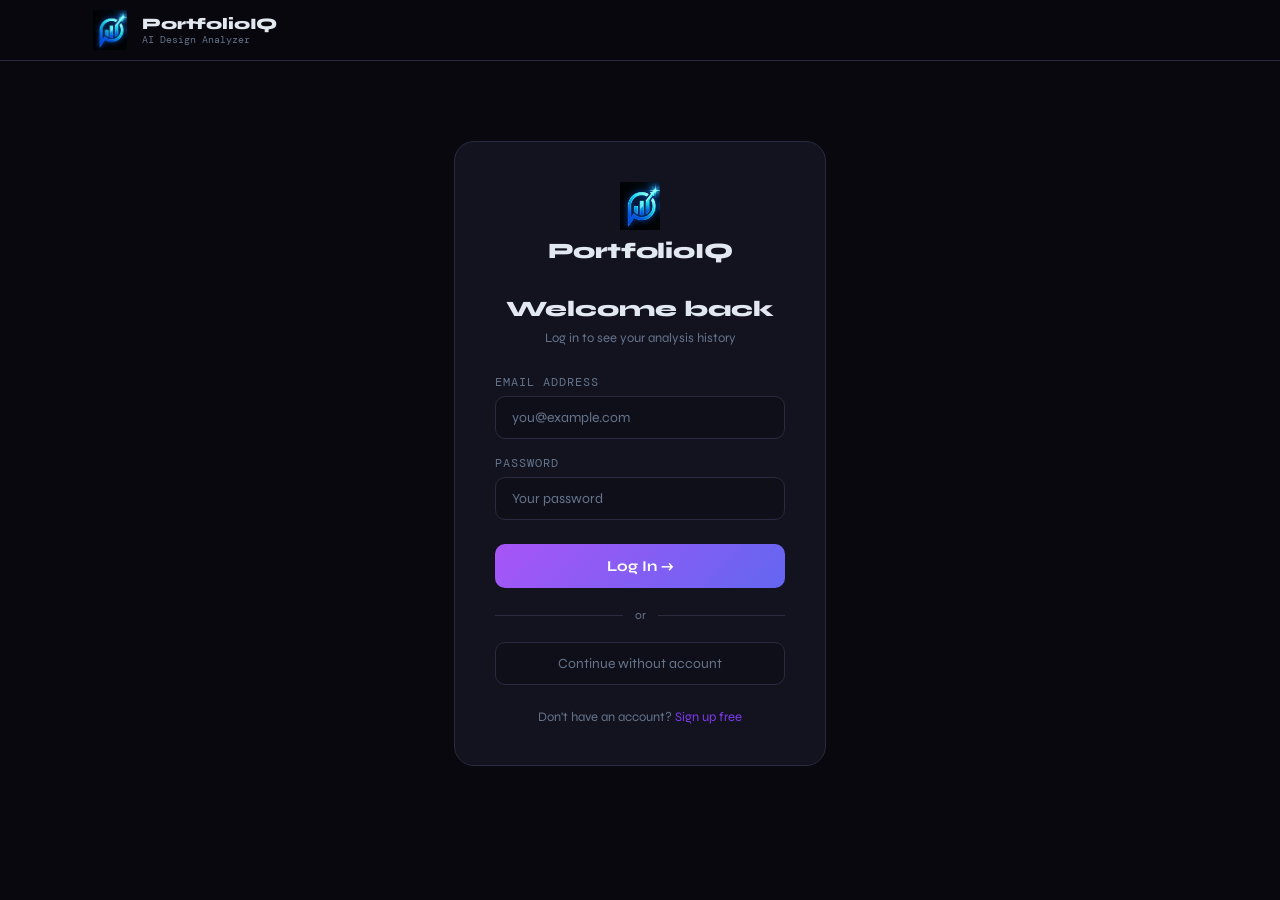
<file: templates/login.html>
<!DOCTYPE html>
<html lang="en">
<head>
<meta charset="UTF-8">
<meta name="viewport" content="width=device-width, initial-scale=1.0">
<title>Login — PortfolioIQ</title>
<link rel="stylesheet" href="/static/css/style.css">
<style>
  .auth-container { max-width: 420px; margin: 80px auto; padding: 0 24px; }
  .auth-card { background: var(--card); border: 1px solid var(--border); border-radius: 20px; padding: 40px; }
  .auth-logo { text-align: center; margin-bottom: 32px; }
  .auth-logo .logo-icon { font-size: 36px; }
  .auth-logo .logo-name { font-size: 22px; font-weight: 800; margin-top: 8px; }
  .auth-title { font-size: 22px; font-weight: 800; margin-bottom: 8px; text-align: center; }
  .auth-sub { font-size: 13px; color: var(--muted); text-align: center; margin-bottom: 28px; }
  .form-group { margin-bottom: 16px; }
  .form-label { display: block; font-size: 12px; font-family: 'DM Mono', monospace; color: var(--muted); margin-bottom: 6px; text-transform: uppercase; letter-spacing: 0.08em; }
  .form-input { width: 100%; background: var(--bg2); border: 1px solid var(--border); border-radius: 10px; padding: 12px 16px; color: var(--text); font-family: 'Syne', sans-serif; font-size: 14px; outline: none; transition: border-color 0.2s; }
  .form-input:focus { border-color: var(--accent); }
  .form-input::placeholder { color: var(--muted); }
  .btn-submit { width: 100%; background: linear-gradient(135deg, #a855f7, #6366f1); border: none; color: white; padding: 13px; border-radius: 10px; cursor: pointer; font-family: 'Syne', sans-serif; font-size: 15px; font-weight: 700; margin-top: 8px; transition: 0.15s; }
  .btn-submit:hover { transform: translateY(-1px); box-shadow: 0 8px 24px rgba(124,58,237,0.35); }
  .auth-footer { text-align: center; margin-top: 24px; font-size: 13px; color: var(--muted); }
  .auth-footer a { color: var(--accent); text-decoration: none; }
  .error-msg { background: rgba(239,68,68,0.1); border: 1px solid rgba(239,68,68,0.3); color: #ef4444; border-radius: 8px; padding: 10px 14px; font-size: 13px; margin-bottom: 16px; display: none; }
  .divider { display: flex; align-items: center; gap: 12px; margin: 20px 0; color: var(--muted); font-size: 12px; }
  .divider::before, .divider::after { content: ''; flex: 1; height: 1px; background: var(--border); }
  .btn-guest { width: 100%; background: var(--bg2); border: 1px solid var(--border); color: var(--muted); padding: 12px; border-radius: 10px; cursor: pointer; font-family: 'Syne', sans-serif; font-size: 14px; transition: 0.15s; }
  .btn-guest:hover { border-color: var(--accent); color: var(--text); }
</style>
</head>
<body>
<header class="header">
  <div class="header-inner">
    <div class="logo">
      <img src="/static/images/logo.png" alt="PortfolioIQ Logo" style="width:40px;height:40px;object-fit:contain;">
      <div>
        <div class="logo-name">PortfolioIQ</div>
        <div class="logo-sub">AI Design Analyzer</div>
      </div>
    </div>
  </div>
</header>

<div class="auth-container">
  <div class="auth-card">
    <div class="auth-logo">
      <img src="/static/images/logo.png" alt="PortfolioIQ Logo" style="width:48px;height:48px;object-fit:contain;margin:0 auto;display:block;">
      <div class="logo-name">PortfolioIQ</div>
    </div>

    <div class="auth-title">Welcome back</div>
    <div class="auth-sub">Log in to see your analysis history</div>

    <div class="error-msg" id="error-msg"></div>

    <div class="form-group">
      <label class="form-label">Email Address</label>
      <input type="email" class="form-input" id="email" placeholder="you@example.com">
    </div>
    <div class="form-group">
      <label class="form-label">Password</label>
      <input type="password" class="form-input" id="password" placeholder="Your password">
    </div>

    <button class="btn-submit" onclick="login()">Log In →</button>

    <div class="divider">or</div>
    <button class="btn-guest" onclick="window.location.href='/'">Continue without account</button>

    <div class="auth-footer">
      Don't have an account? <a href="/signup">Sign up free</a>
    </div>
  </div>
</div>

<script>
async function login() {
  const email    = document.getElementById('email').value.trim();
  const password = document.getElementById('password').value;
  const errorEl  = document.getElementById('error-msg');
  errorEl.style.display = 'none';

  if (!email || !password) {
    errorEl.textContent = 'Please fill in all fields.';
    errorEl.style.display = 'block';
    return;
  }

  const btn = document.querySelector('.btn-submit');
  btn.textContent = 'Logging in…';
  btn.disabled = true;

  try {
    const res = await fetch('/login', {
      method: 'POST',
      headers: { 'Content-Type': 'application/json' },
      body: JSON.stringify({ email, password }),
    });
    const data = await res.json();
    if (!res.ok) {
      errorEl.textContent = data.error;
      errorEl.style.display = 'block';
      btn.textContent = 'Log In →';
      btn.disabled = false;
    } else {
      window.location.href = '/';
    }
  } catch (err) {
    errorEl.textContent = 'Something went wrong. Try again.';
    errorEl.style.display = 'block';
    btn.textContent = 'Log In →';
    btn.disabled = false;
  }
}

document.addEventListener('keydown', e => {
  if (e.key === 'Enter') login();
});
</script>
</body>
</html>
</file>
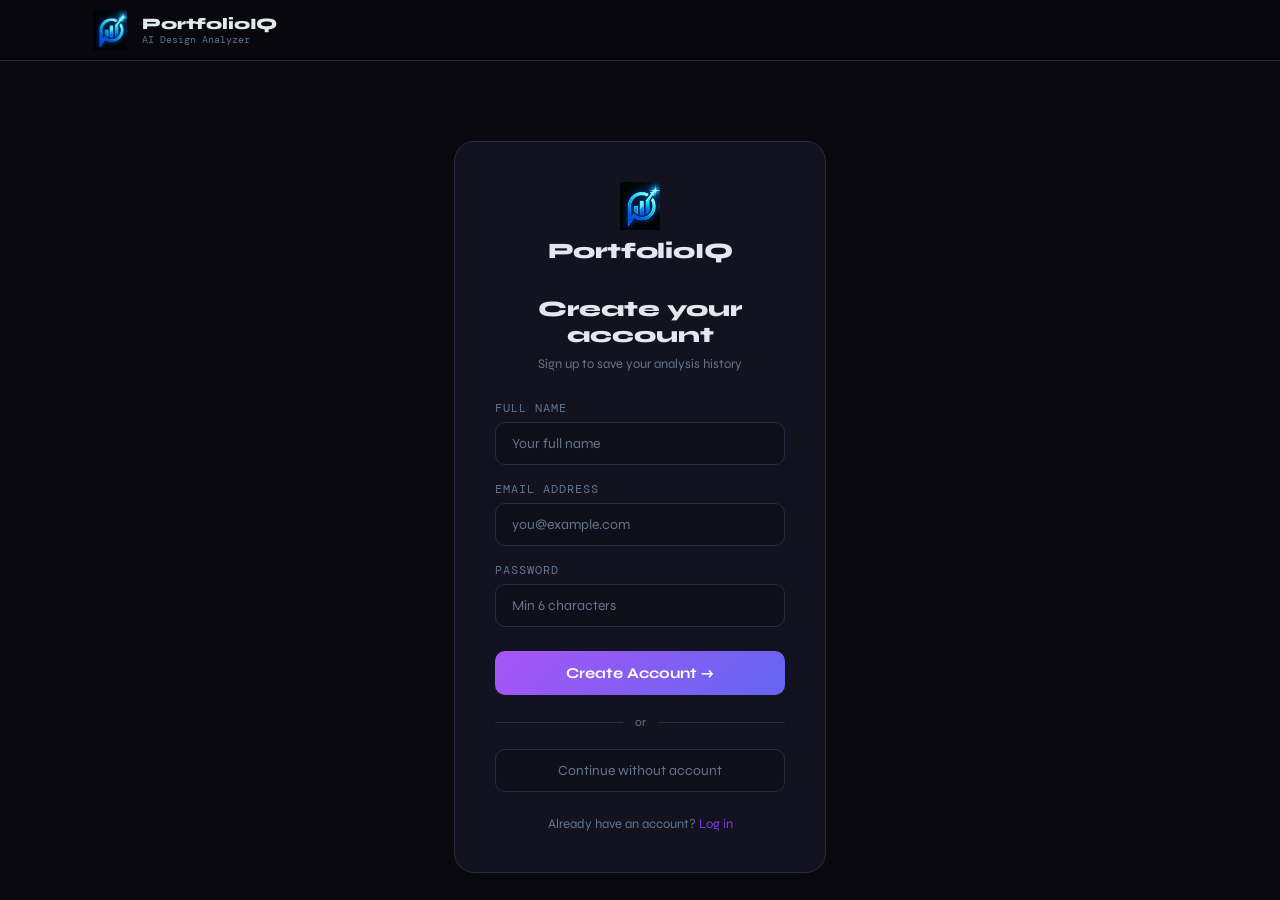
<file: templates/signup.html>
<!DOCTYPE html>
<html lang="en">
<head>
<meta charset="UTF-8">
<meta name="viewport" content="width=device-width, initial-scale=1.0">
<title>Sign Up — PortfolioIQ</title>
<link rel="stylesheet" href="/static/css/style.css">
<style>
  .auth-container {
    max-width: 420px; margin: 80px auto; padding: 0 24px;
  }
  .auth-card {
    background: var(--card); border: 1px solid var(--border);
    border-radius: 20px; padding: 40px;
  }
  .auth-logo {
    text-align: center; margin-bottom: 32px;
  }
  .auth-logo .logo-icon { font-size: 36px; }
  .auth-logo .logo-name { font-size: 22px; font-weight: 800; margin-top: 8px; }
  .auth-title {
    font-size: 22px; font-weight: 800; margin-bottom: 8px; text-align: center;
  }
  .auth-sub {
    font-size: 13px; color: var(--muted); text-align: center; margin-bottom: 28px;
  }
  .form-group { margin-bottom: 16px; }
  .form-label {
    display: block; font-size: 12px; font-family: 'DM Mono', monospace;
    color: var(--muted); margin-bottom: 6px; text-transform: uppercase;
    letter-spacing: 0.08em;
  }
  .form-input {
    width: 100%; background: var(--bg2); border: 1px solid var(--border);
    border-radius: 10px; padding: 12px 16px; color: var(--text);
    font-family: 'Syne', sans-serif; font-size: 14px; outline: none;
    transition: border-color 0.2s;
  }
  .form-input:focus { border-color: var(--accent); }
  .form-input::placeholder { color: var(--muted); }
  .btn-submit {
    width: 100%; background: linear-gradient(135deg, #a855f7, #6366f1);
    border: none; color: white; padding: 13px; border-radius: 10px;
    cursor: pointer; font-family: 'Syne', sans-serif; font-size: 15px;
    font-weight: 700; margin-top: 8px; transition: 0.15s;
  }
  .btn-submit:hover { transform: translateY(-1px); box-shadow: 0 8px 24px rgba(124,58,237,0.35); }
  .auth-footer {
    text-align: center; margin-top: 24px; font-size: 13px; color: var(--muted);
  }
  .auth-footer a { color: var(--accent); text-decoration: none; }
  .auth-footer a:hover { text-decoration: underline; }
  .error-msg {
    background: rgba(239,68,68,0.1); border: 1px solid rgba(239,68,68,0.3);
    color: #ef4444; border-radius: 8px; padding: 10px 14px;
    font-size: 13px; margin-bottom: 16px; display: none;
  }
  .divider {
    display: flex; align-items: center; gap: 12px; margin: 20px 0;
    color: var(--muted); font-size: 12px;
  }
  .divider::before, .divider::after {
    content: ''; flex: 1; height: 1px; background: var(--border);
  }
  .btn-guest {
    width: 100%; background: var(--bg2); border: 1px solid var(--border);
    color: var(--muted); padding: 12px; border-radius: 10px;
    cursor: pointer; font-family: 'Syne', sans-serif; font-size: 14px;
    transition: 0.15s;
  }
  .btn-guest:hover { border-color: var(--accent); color: var(--text); }
</style>
</head>
<body>
<header class="header">
  <div class="header-inner">
    <div class="logo">
      <img src="/static/images/logo.png" alt="PortfolioIQ Logo" style="width:40px;height:40px;object-fit:contain;">
      <div>
        <div class="logo-name">PortfolioIQ</div>
        <div class="logo-sub">AI Design Analyzer</div>
      </div>
    </div>
  </div>
</header>

<div class="auth-container">
  <div class="auth-card">
    <div class="auth-logo">
      <img src="/static/images/logo.png" alt="PortfolioIQ Logo" style="width:48px;height:48px;object-fit:contain;margin:0 auto;display:block;">
      <div class="logo-name">PortfolioIQ</div>
    </div>

    <div class="auth-title">Create your account</div>
    <div class="auth-sub">Sign up to save your analysis history</div>

    <div class="error-msg" id="error-msg"></div>

    <div class="form-group">
      <label class="form-label">Full Name</label>
      <input type="text" class="form-input" id="name" placeholder="Your full name" autocomplete="off">
    </div>
    <div class="form-group">
      <label class="form-label">Email Address</label>
      <input type="email" class="form-input" id="email" placeholder="you@example.com">
    </div>
    <div class="form-group">
      <label class="form-label">Password</label>
      <input type="password" class="form-input" id="password" placeholder="Min 6 characters">
    </div>

    <button class="btn-submit" onclick="signup()">Create Account →</button>

    <div class="divider">or</div>
    <button class="btn-guest" onclick="window.location.href='/'">Continue without account</button>

    <div class="auth-footer">
      Already have an account? <a href="/login">Log in</a>
    </div>
  </div>
</div>

<script>
async function signup() {
  const name     = document.getElementById('name').value.trim();
  const email    = document.getElementById('email').value.trim();
  const password = document.getElementById('password').value;
  const errorEl  = document.getElementById('error-msg');
  errorEl.style.display = 'none';

  if (!name || !email || !password) {
    errorEl.textContent = 'Please fill in all fields.';
    errorEl.style.display = 'block';
    return;
  }

  const btn = document.querySelector('.btn-submit');
  btn.textContent = 'Creating account…';
  btn.disabled = true;

  try {
    const res = await fetch('/signup', {
      method: 'POST',
      headers: { 'Content-Type': 'application/json' },
      body: JSON.stringify({ name, email, password }),
    });
    const data = await res.json();
    if (!res.ok) {
      errorEl.textContent = data.error;
      errorEl.style.display = 'block';
      btn.textContent = 'Create Account →';
      btn.disabled = false;
    } else {
      window.location.href = '/';
    }
  } catch (err) {
    errorEl.textContent = 'Something went wrong. Try again.';
    errorEl.style.display = 'block';
    btn.textContent = 'Create Account →';
    btn.disabled = false;
  }
}

// Allow Enter key
document.addEventListener('keydown', e => {
  if (e.key === 'Enter') signup();
});
</script>
</body>
</html>
</file>
<file: static/css/style.css>
@import url('https://fonts.googleapis.com/css2?family=DM+Mono:wght@400;500&family=Syne:wght@400;600;700;800&display=swap');

*, *::before, *::after { box-sizing: border-box; margin: 0; padding: 0; }

:root {
  --bg: #08080e;
  --bg2: #0f0f1a;
  --card: #13131f;
  --card2: #1a1a2e;
  --border: #2a2a40;
  --accent: #7c3aed;
  --accent2: #4f46e5;
  --text: #e2e8f0;
  --muted: #64748b;
  --success: #22c55e;
  --warning: #f59e0b;
  --danger: #ef4444;
  --info: #38bdf8;
}

body {
  background: var(--bg);
  color: var(--text);
  font-family: 'Syne', sans-serif;
  min-height: 100vh;
  overflow-x: hidden;
}

/* ── Header ───────────────────────────────── */
.header {
  position: sticky; top: 0; z-index: 100;
  background: rgba(8,8,14,0.95);
  backdrop-filter: blur(12px);
  border-bottom: 1px solid var(--border);
  padding: 0 24px;
}
.header-inner {
  max-width: 1100px; margin: 0 auto;
  height: 60px; display: flex; align-items: center; gap: 16px;
}
.logo { display: flex; align-items: center; gap: 12px; }
.logo-icon { font-size: 22px; }
.logo-name { font-size: 16px; font-weight: 800; letter-spacing: -0.01em; }
.logo-sub { font-size: 10px; color: var(--muted); font-family: 'DM Mono', monospace; }
.nav-pills { margin-left: auto; display: flex; gap: 8px; }
.pill { padding: 5px 14px; border-radius: 20px; font-size: 12px; cursor: pointer; transition: 0.2s; border: 1px solid var(--border); color: var(--muted); }
.pill.active { background: var(--accent); border-color: var(--accent); color: white; }

/* ── Screen system ────────────────────────── */
.screen { display: none; max-width: 1100px; margin: 0 auto; padding: 48px 24px 80px; }
.screen.active { display: block; }

/* ── Upload ───────────────────────────────── */
.hero { text-align: center; margin-bottom: 40px; }
.hero-label { font-family: 'DM Mono', monospace; font-size: 11px; color: var(--accent); letter-spacing: 0.18em; margin-bottom: 16px; }
.hero-title { font-size: clamp(28px, 5vw, 54px); font-weight: 800; letter-spacing: -0.03em; line-height: 1.1; margin-bottom: 18px; }
.gradient-text { background: linear-gradient(135deg, #a855f7, #6366f1); -webkit-background-clip: text; -webkit-text-fill-color: transparent; background-clip: text; }
.hero-sub { max-width: 560px; margin: 0 auto; color: var(--muted); font-size: 15px; line-height: 1.7; }

.upload-zone {
  max-width: 580px; margin: 0 auto 40px;
  border: 2px dashed var(--border); border-radius: 20px;
  padding: 60px 24px; text-align: center; cursor: pointer;
  transition: all 0.2s; background: rgba(255,255,255,0.01);
}
.upload-zone:hover, .upload-zone.dragover {
  border-color: var(--accent); background: rgba(124,58,237,0.06);
}
.upload-icon { font-size: 52px; margin-bottom: 16px; }
.upload-title { font-size: 18px; font-weight: 700; margin-bottom: 8px; }
.upload-sub { font-size: 14px; color: var(--muted); margin-bottom: 6px; }
.upload-hint { font-size: 11px; color: var(--border); font-family: 'DM Mono', monospace; }
.link-btn { background: none; border: none; color: var(--accent); cursor: pointer; font-size: inherit; font-family: inherit; text-decoration: underline; }

.features-grid { display: flex; flex-wrap: wrap; gap: 10px; justify-content: center; max-width: 640px; margin: 0 auto; }
.feature-pill { background: var(--card); border: 1px solid var(--border); border-radius: 20px; padding: 7px 16px; font-size: 12px; color: var(--muted); }

/* ── Progress ─────────────────────────────── */
.progress-container { max-width: 440px; margin: 80px auto; text-align: center; }
.progress-spinner { font-size: 64px; animation: spin 2s linear infinite; margin-bottom: 28px; }
@keyframes spin { to { transform: rotate(360deg); } }
.progress-title { font-size: 22px; font-weight: 700; margin-bottom: 10px; }
.progress-label { font-family: 'DM Mono', monospace; font-size: 13px; color: var(--muted); margin-bottom: 24px; }
.progress-bar-wrap { background: rgba(255,255,255,0.08); border-radius: 100px; height: 6px; overflow: hidden; }
.progress-bar { height: 100%; background: linear-gradient(90deg, #a855f7, #6366f1); border-radius: 100px; transition: width 0.5s ease; }
.progress-pct { font-family: 'DM Mono', monospace; font-size: 12px; color: var(--muted); margin-top: 8px; text-align: right; }

/* ── Results ──────────────────────────────── */
.results-toolbar {
  display: flex; justify-content: space-between;
  align-items: center; margin-bottom: 32px;
  flex-wrap: wrap; gap: 12px;
}
.btn-primary { background: linear-gradient(135deg, #a855f7, #6366f1); border: none; color: white; padding: 11px 24px; border-radius: 10px; cursor: pointer; font-family: 'Syne', sans-serif; font-size: 14px; font-weight: 700; transition: 0.15s; }
.btn-primary:hover { transform: translateY(-1px); box-shadow: 0 8px 24px rgba(124,58,237,0.35); }
.btn-secondary { background: var(--card); border: 1px solid var(--border); color: var(--muted); padding: 10px 20px; border-radius: 10px; cursor: pointer; font-family: 'Syne', sans-serif; font-size: 13px; transition: 0.15s; }
.btn-secondary:hover { color: var(--text); border-color: var(--accent); }

.results-hero {
  display: grid;
  grid-template-columns: 240px 1fr;
  gap: 20px; margin-bottom: 24px;
}
.score-hero-card, .summary-card {
  background: var(--card); border: 1px solid var(--border);
  border-radius: 18px; padding: 24px;
  display: flex; flex-direction: column; align-items: center; gap: 14px;
}
.summary-card { align-items: stretch; }
.score-label-sm { font-family: 'DM Mono', monospace; font-size: 10px; color: var(--accent); letter-spacing: 0.14em; }
.score-donut-wrap { position: relative; width: 130px; height: 130px; }
.score-center-text { position: absolute; inset: 0; display: flex; align-items: center; justify-content: center; flex-direction: column; }
.score-big { font-size: 32px; font-weight: 800; }
.score-denom { font-size: 11px; color: var(--muted); }
.style-badge { background: rgba(124,58,237,0.2); border: 1px solid rgba(124,58,237,0.4); color: #c084fc; border-radius: 8px; padding: 5px 14px; font-family: 'DM Mono', monospace; font-size: 12px; text-align: center; }

/* ── Section ──────────────────────────────── */
.section { background: var(--card); border: 1px solid var(--border); border-radius: 18px; padding: 24px; margin-bottom: 20px; }
.section-header { font-family: 'DM Mono', monospace; font-size: 11px; color: var(--accent); letter-spacing: 0.14em; text-transform: uppercase; margin-bottom: 18px; }

/* ── Score grid ───────────────────────────── */
.score-grid { display: grid; grid-template-columns: repeat(auto-fit, minmax(130px, 1fr)); gap: 12px; }
.score-card { background: var(--bg2); border: 1px solid var(--border); border-radius: 12px; padding: 16px; text-align: center; }
.score-card-num { font-size: 28px; font-weight: 800; }
.score-card-label { font-size: 10px; color: var(--muted); font-family: 'DM Mono', monospace; text-transform: uppercase; letter-spacing: 0.08em; margin-top: 4px; }
.score-card-bar { background: rgba(255,255,255,0.08); border-radius: 4px; height: 4px; margin-top: 10px; overflow: hidden; }
.score-card-bar-fill { height: 100%; border-radius: 4px; transition: width 0.8s ease; }

/* ── Palette ──────────────────────────────── */
.palette-row { display: flex; flex-wrap: wrap; gap: 12px; }
.swatch-item { display: flex; flex-direction: column; align-items: center; gap: 5px; cursor: pointer; }
.swatch-color { width: 48px; height: 48px; border-radius: 10px; border: 2px solid rgba(255,255,255,0.1); transition: transform 0.15s; }
.swatch-item:hover .swatch-color { transform: scale(1.1); }
.swatch-hex { font-family: 'DM Mono', monospace; font-size: 9px; color: var(--muted); }
.swatch-pct { font-size: 9px; color: var(--border); }

/* ── Metrics grid ─────────────────────────── */
.metrics-grid { display: grid; grid-template-columns: repeat(auto-fit, minmax(160px, 1fr)); gap: 12px; margin-bottom: 18px; }
.metric-box { background: var(--bg2); border: 1px solid var(--border); border-radius: 10px; padding: 14px; }
.metric-box-label { font-size: 10px; color: var(--muted); font-family: 'DM Mono', monospace; margin-bottom: 4px; }
.metric-box-val { font-size: 20px; font-weight: 700; }
.metric-box-note { font-size: 10px; color: var(--muted); margin-top: 2px; }

/* ── Table ────────────────────────────────── */
.pairs-table-wrap { overflow-x: auto; -webkit-overflow-scrolling: touch; }
.data-table { width: 100%; border-collapse: collapse; font-size: 13px; min-width: 400px; }
.data-table th { background: var(--card2); color: var(--muted); font-size: 10px; font-family: 'DM Mono', monospace; text-transform: uppercase; letter-spacing: 0.08em; padding: 10px 12px; text-align: left; }
.data-table td { padding: 9px 12px; border-bottom: 1px solid var(--border); }
.data-table tr:last-child td { border-bottom: none; }
.data-table tr:hover td { background: rgba(255,255,255,0.02); }
.pass { color: var(--success); font-weight: 700; }
.fail { color: var(--danger); }

/* ── Layout section ───────────────────────── */
.layout-grid { display: grid; grid-template-columns: 1fr 280px; gap: 20px; }
.metrics-col { display: flex; flex-direction: column; gap: 10px; }

/* ── Suggestions ──────────────────────────── */
#suggestions-list { display: flex; flex-direction: column; gap: 12px; }
.suggestion-card { display: flex; gap: 0; border-radius: 10px; overflow: hidden; border: 1px solid var(--border); }
.suggestion-stripe { width: 4px; flex-shrink: 0; }
.suggestion-body { padding: 14px 16px; flex: 1; background: var(--bg2); }
.suggestion-top { display: flex; align-items: center; gap: 10px; margin-bottom: 6px; flex-wrap: wrap; }
.suggestion-issue { font-weight: 700; font-size: 14px; }
.priority-badge { font-family: 'DM Mono', monospace; font-size: 9px; padding: 2px 8px; border-radius: 4px; font-weight: 600; letter-spacing: 0.08em; }
.cat-badge { font-size: 10px; color: var(--muted); font-family: 'DM Mono', monospace; margin-left: auto; }
.suggestion-text { font-size: 13px; color: var(--muted); line-height: 1.6; }

/* ── Input Card & Tabs ────────────────────── */
.input-card {
  max-width: 620px; margin: 0 auto 40px;
  background: var(--card); border: 1px solid var(--border);
  border-radius: 20px; overflow: hidden;
}
.tab-row { display: flex; border-bottom: 1px solid var(--border); }
.tab-btn { flex: 1; padding: 14px 20px; background: none; border: none; color: var(--muted); font-family: 'Syne', sans-serif; font-size: 14px; font-weight: 600; cursor: pointer; transition: 0.2s; display: flex; align-items: center; justify-content: center; gap: 8px; }
.tab-btn:hover { color: var(--text); background: rgba(255,255,255,0.03); }
.tab-btn.active { color: var(--text); border-bottom: 2px solid var(--accent); background: rgba(124,58,237,0.06); }
.tab-panel { display: none; }
.tab-panel.active { display: block; }

.input-card .upload-zone { max-width: 100%; margin: 0; border: none; border-radius: 0; background: transparent; }
.input-card .upload-zone:hover { background: rgba(124,58,237,0.04); }

/* ── URL Panel ────────────────────────────── */
.url-panel { padding: 32px 28px; display: flex; flex-direction: column; align-items: center; gap: 16px; text-align: center; }
.url-icon { font-size: 44px; }
.url-desc { font-size: 14px; color: var(--muted); max-width: 420px; line-height: 1.6; }
.url-input-row { display: flex; gap: 10px; width: 100%; max-width: 480px; }
.url-input { flex: 1; background: var(--bg2); border: 1px solid var(--border); border-radius: 10px; padding: 12px 16px; color: var(--text); font-family: 'DM Mono', monospace; font-size: 13px; outline: none; transition: border-color 0.2s; min-width: 0; }
.url-input:focus { border-color: var(--accent); }
.url-input::placeholder { color: var(--muted); }
.btn-analyze { background: var(--accent); border: none; color: white; padding: 12px 22px; border-radius: 10px; cursor: pointer; font-family: 'Syne', sans-serif; font-size: 14px; font-weight: 700; white-space: nowrap; transition: 0.15s; }
.btn-analyze:hover { background: #6d28d9; transform: translateY(-1px); }
.url-examples { display: flex; align-items: center; gap: 8px; flex-wrap: wrap; justify-content: center; }
.url-ex-label { font-size: 11px; color: var(--muted); font-family: 'DM Mono', monospace; }
.url-ex-btn { background: var(--bg2); border: 1px solid var(--border); color: var(--muted); padding: 4px 12px; border-radius: 20px; font-size: 11px; cursor: pointer; font-family: 'DM Mono', monospace; transition: 0.15s; }
.url-ex-btn:hover { border-color: var(--accent); color: var(--accent); }
.url-note { font-size: 11px; color: var(--muted); font-family: 'DM Mono', monospace; background: rgba(255,255,255,0.03); border: 1px solid var(--border); border-radius: 8px; padding: 8px 14px; }

/* ── Source tag ───────────────────────────── */
.source-tag { background: var(--card); border: 1px solid var(--border); border-radius: 8px; padding: 6px 14px; font-family: 'DM Mono', monospace; font-size: 11px; color: var(--muted); max-width: 300px; overflow: hidden; text-overflow: ellipsis; white-space: nowrap; }
.source-tag a { color: var(--accent); text-decoration: none; }
.source-tag a:hover { text-decoration: underline; }

/* ── Progress source ──────────────────────── */
.progress-source { margin-top: 12px; font-family: 'DM Mono', monospace; font-size: 11px; color: var(--muted); min-height: 18px; }

/* ── Toast ────────────────────────────────── */
.toast { position: fixed; bottom: 24px; right: 24px; background: var(--card2); border: 1px solid var(--border); border-radius: 8px; padding: 10px 18px; font-size: 13px; opacity: 0; pointer-events: none; transition: opacity 0.3s; z-index: 9999; }
.toast.show { opacity: 1; }

/* ── Scrollbar ────────────────────────────── */
::-webkit-scrollbar { width: 6px; height: 6px; }
::-webkit-scrollbar-track { background: var(--bg); }
::-webkit-scrollbar-thumb { background: var(--border); border-radius: 3px; }

/* ════════════════════════════════════════════
   MOBILE RESPONSIVE — max 768px (tablets)
   ════════════════════════════════════════════ */
@media (max-width: 768px) {

  /* Screen padding */
  .screen { padding: 24px 16px 60px; }

  /* Hero text */
  .hero { margin-bottom: 28px; }
  .hero-sub { font-size: 14px; }

  /* Results toolbar — stack vertically */
  .results-toolbar {
    flex-direction: column;
    align-items: stretch;
  }
  .results-toolbar button { width: 100%; text-align: center; }
  .source-tag { max-width: 100%; }

  /* Hero score — stack vertically */
  .results-hero {
    grid-template-columns: 1fr;
  }

  /* Layout section — stack vertically */
  .layout-grid {
    grid-template-columns: 1fr;
  }

  /* Score grid — 2 columns on tablet */
  .score-grid {
    grid-template-columns: repeat(2, 1fr);
  }

  /* Metrics grid — 1 column */
  .metrics-grid {
    grid-template-columns: 1fr;
  }

  /* URL panel padding */
  .url-panel { padding: 24px 16px; }

  /* Tab buttons smaller */
  .tab-btn { font-size: 12px; padding: 12px 10px; }

  /* Input card */
  .input-card { margin: 0 0 32px; }

  /* Upload zone */
  .upload-zone { padding: 40px 16px; }
  .upload-icon { font-size: 40px; }
  .upload-title { font-size: 16px; }

  /* Suggestion issue text smaller */
  .suggestion-issue { font-size: 13px; }

  /* Features grid */
  .feature-pill { font-size: 11px; padding: 6px 12px; }

  /* Buttons full width */
  .btn-primary { width: 100%; text-align: center; }
}

/* ════════════════════════════════════════════
   MOBILE RESPONSIVE — max 480px (phones)
   ════════════════════════════════════════════ */
@media (max-width: 480px) {

  /* Header */
  .logo-name { font-size: 14px; }
  .logo-sub { display: none; }

  /* Score grid — 2 columns */
  .score-grid { grid-template-columns: repeat(2, 1fr); }

  /* Score card smaller */
  .score-card { padding: 12px; }
  .score-card-num { font-size: 24px; }

  /* Hero score donut smaller */
  .score-donut-wrap { width: 110px; height: 110px; }
  .score-big { font-size: 26px; }

  /* URL input row — stack vertically */
  .url-input-row { flex-direction: column; }
  .btn-analyze { width: 100%; }

  /* Palette swatches smaller */
  .swatch-color { width: 38px; height: 38px; }
  .swatch-hex { font-size: 8px; }

  /* Section padding */
  .section { padding: 16px; }

  /* Progress container */
  .progress-container { margin: 40px auto; padding: 0 16px; }
  .progress-spinner { font-size: 48px; }
  .progress-title { font-size: 18px; }

  /* Toast position */
  .toast { bottom: 16px; right: 16px; left: 16px; text-align: center; }

  /* Table font size */
  .data-table { font-size: 11px; }
  .data-table td, .data-table th { padding: 8px; }
}
.header-auth {
  margin-left: auto;
  display: flex;
  align-items: center;
  gap: 10px;
}
</file>
